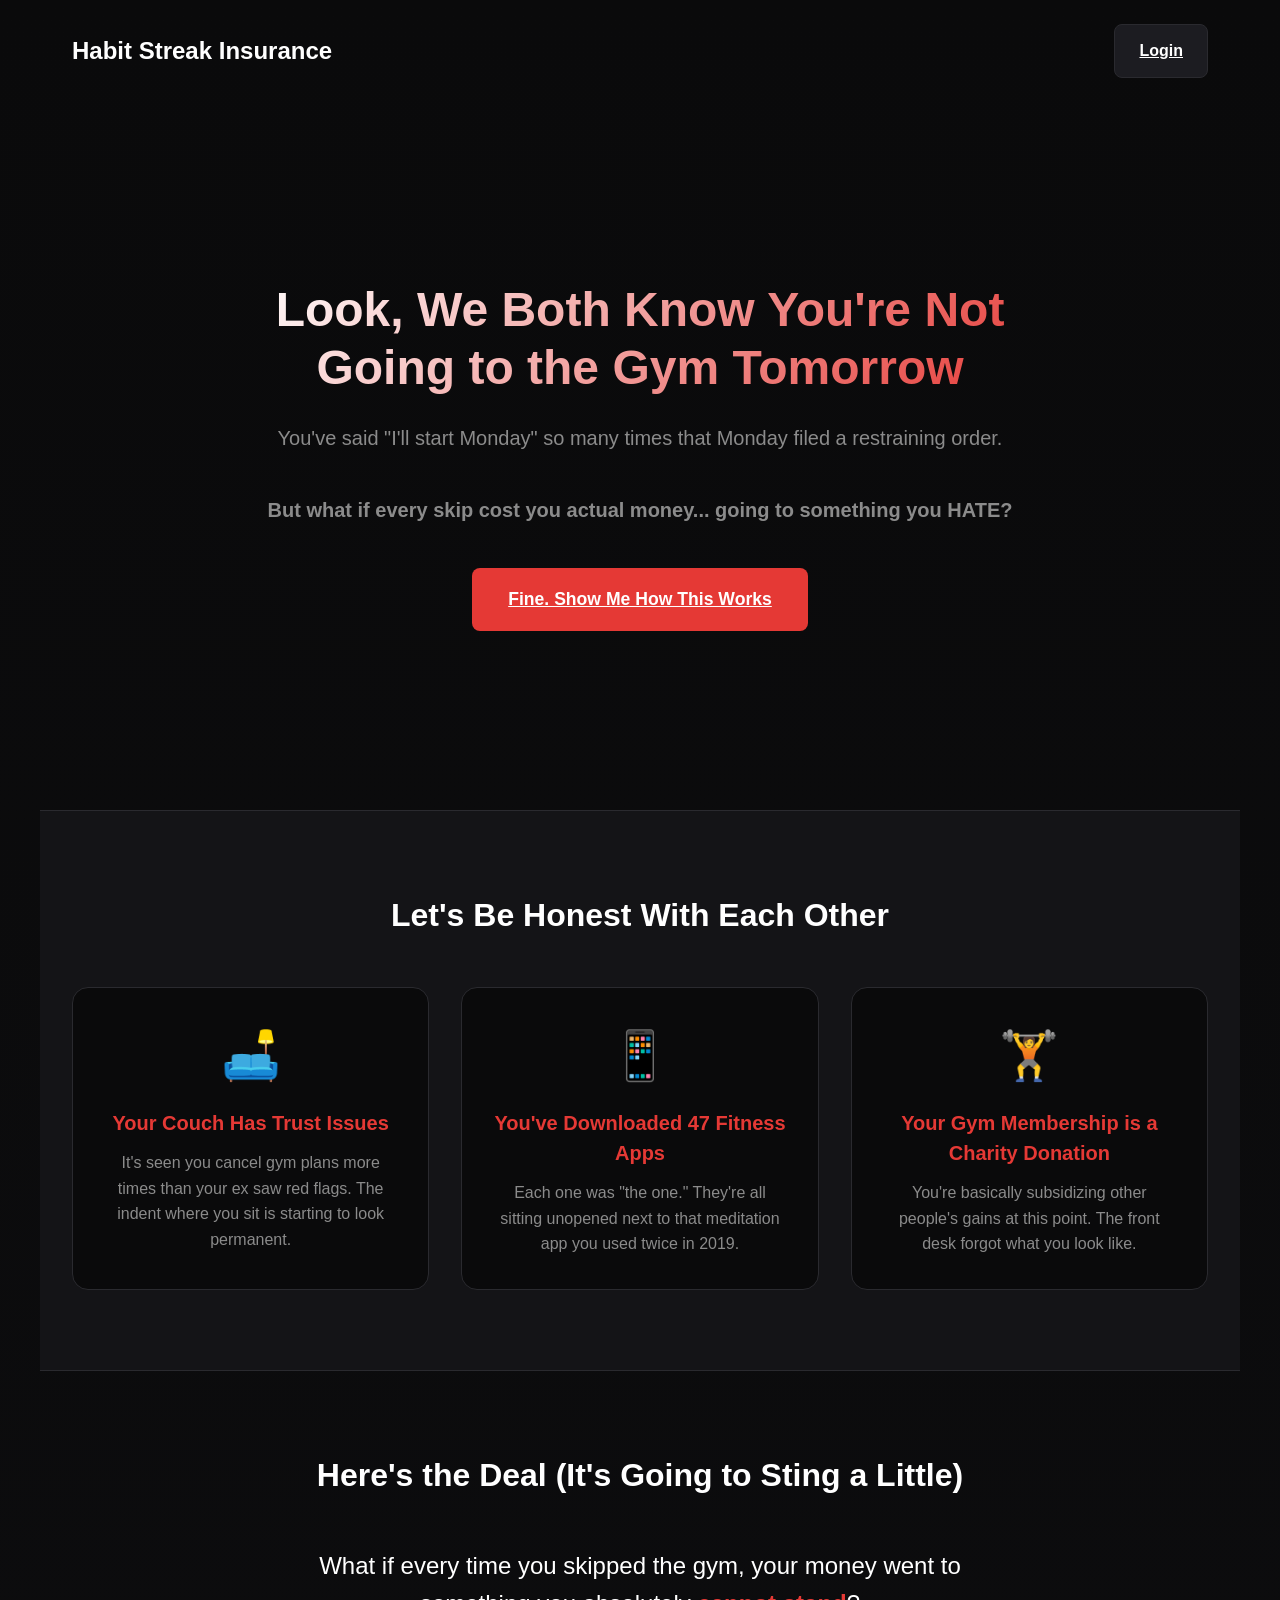
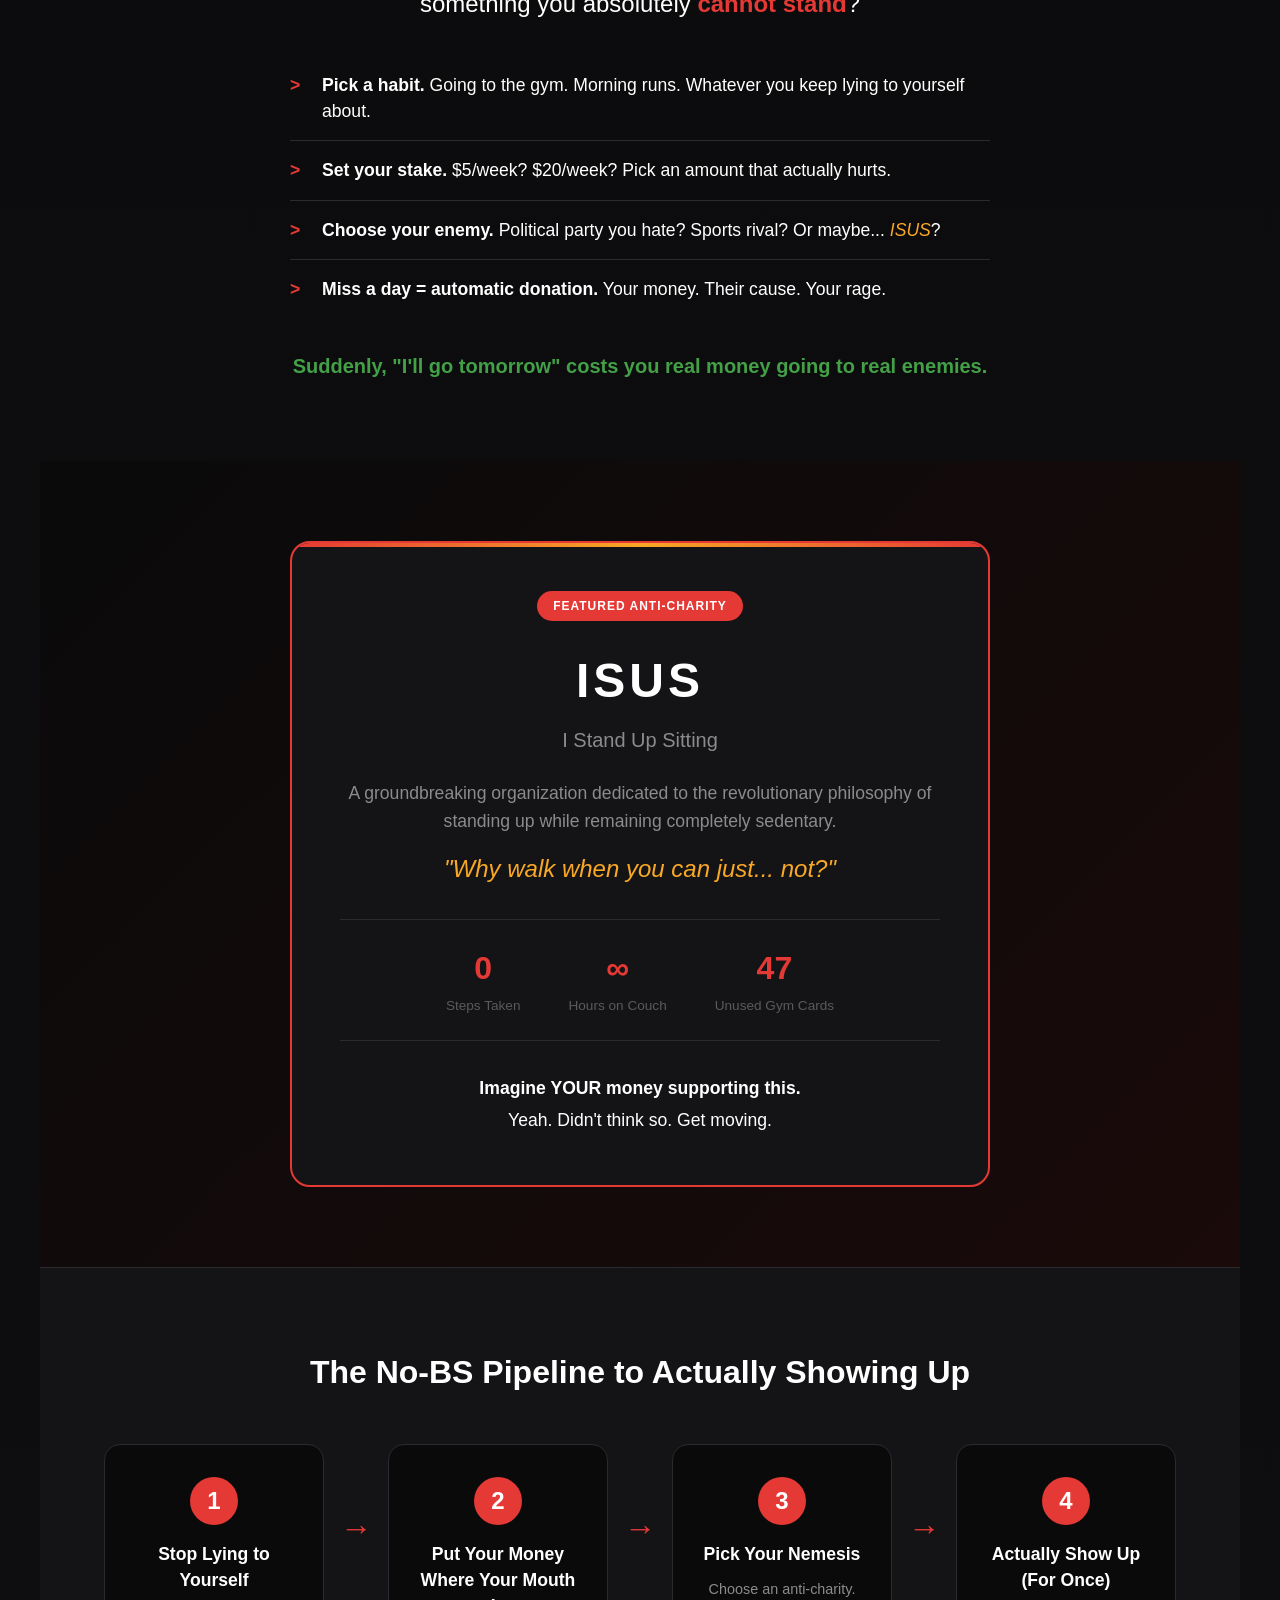
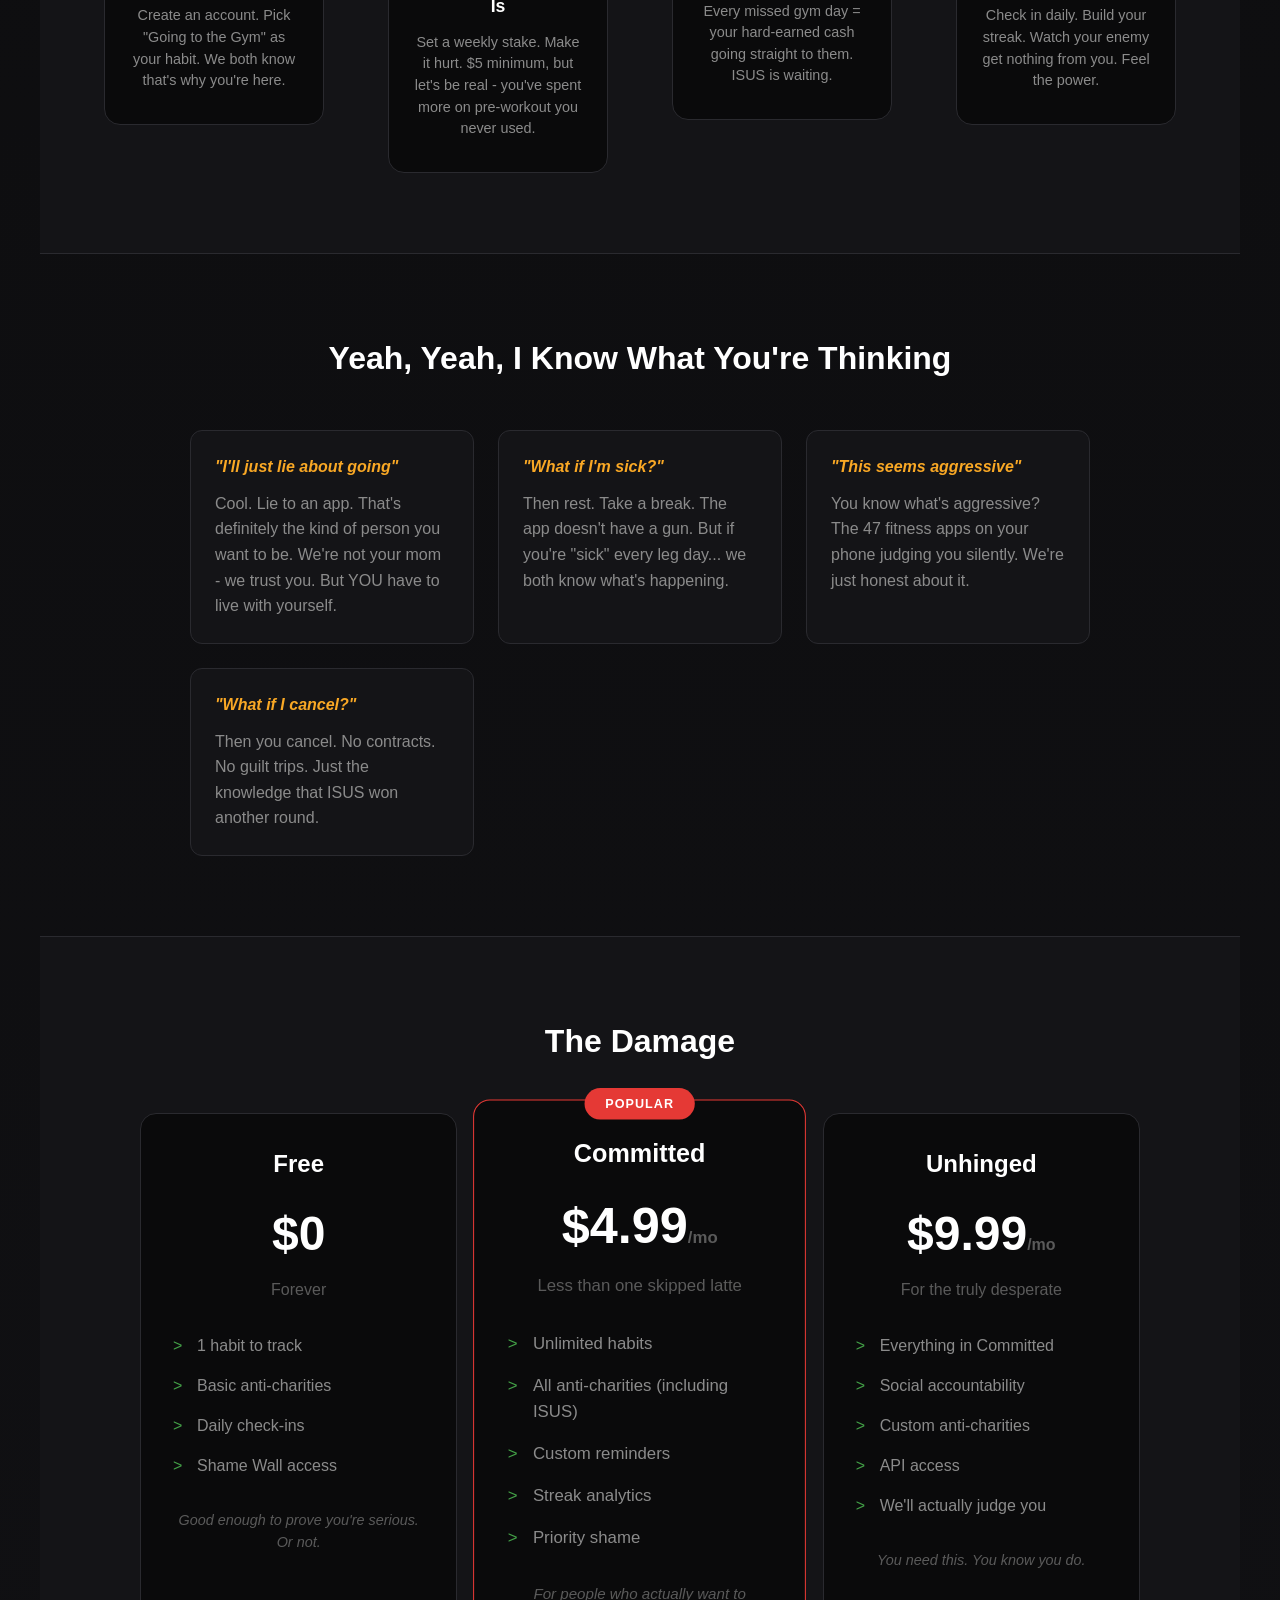
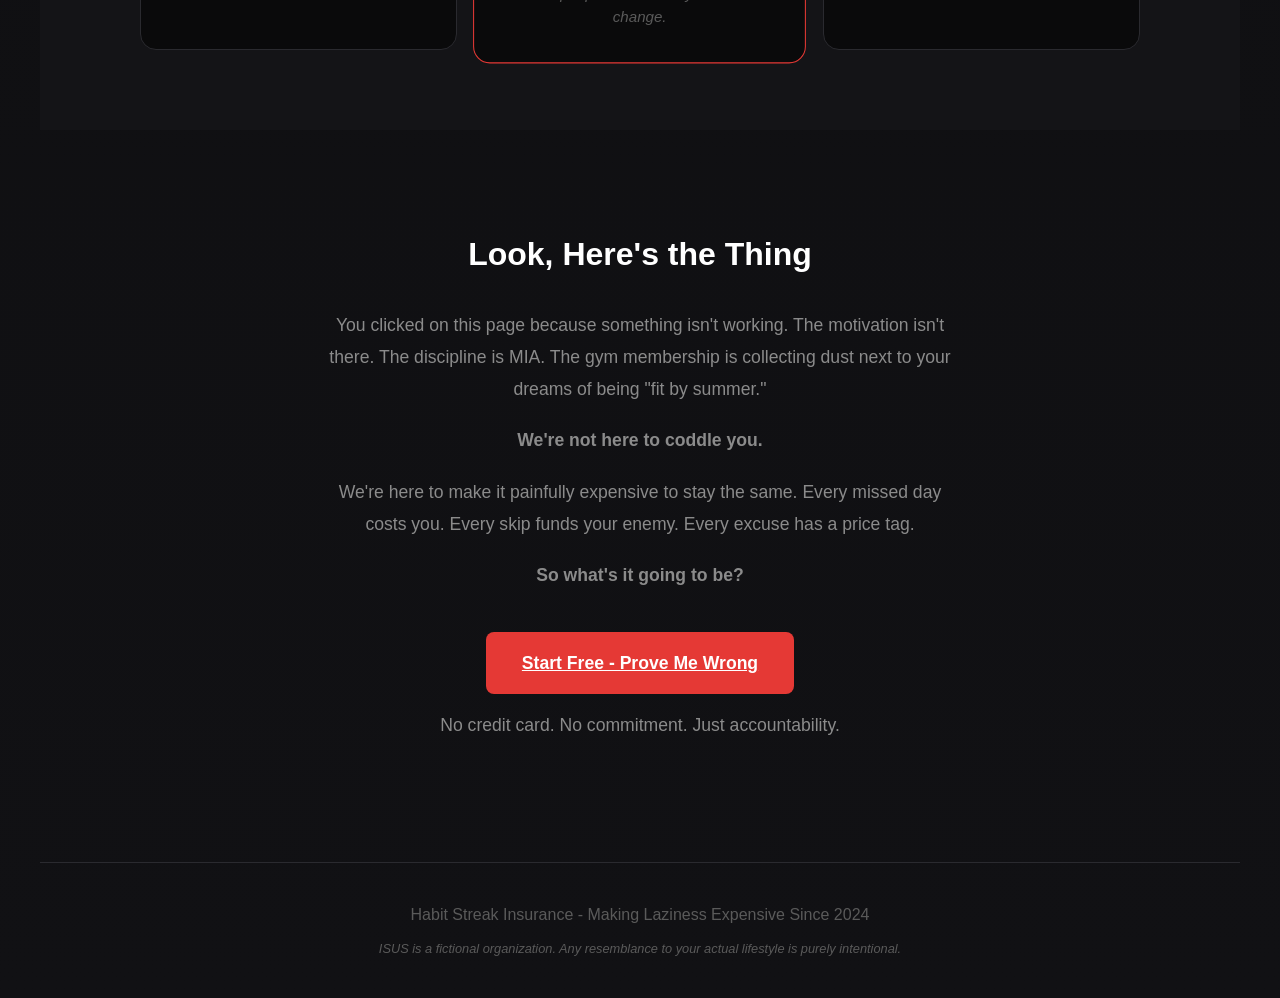
<file: Habit Streak Insurance Micro-SaaS/static/landing.html>
<!DOCTYPE html>
<html lang="en">
<head>
    <meta charset="UTF-8">
    <meta name="viewport" content="width=device-width, initial-scale=1.0">
    <title>Habit Streak Insurance - Stop Being a Couch Potato</title>
    <link rel="stylesheet" href="styles.css">
    <link rel="stylesheet" href="landing.css">
</head>
<body class="landing-body">
    <div class="landing-container">
        <!-- Hero Section -->
        <section class="hero">
            <nav class="landing-nav">
                <div class="logo">Habit Streak Insurance</div>
                <a href="/app" class="btn btn-secondary">Login</a>
            </nav>

            <div class="hero-content">
                <h1 class="hero-headline">
                    Look, We Both Know You're Not Going to the Gym Tomorrow
                </h1>
                <p class="hero-subtext">
                    You've said "I'll start Monday" so many times that Monday filed a restraining order.
                    <br><br>
                    <strong>But what if every skip cost you actual money... going to something you HATE?</strong>
                </p>
                <a href="#pipeline" class="btn btn-primary btn-large">Fine. Show Me How This Works</a>
            </div>
        </section>

        <!-- The Problem Section -->
        <section class="problem-section" id="pipeline">
            <h2>Let's Be Honest With Each Other</h2>
            <div class="problem-grid">
                <div class="problem-card">
                    <div class="problem-icon">🛋️</div>
                    <h3>Your Couch Has Trust Issues</h3>
                    <p>It's seen you cancel gym plans more times than your ex saw red flags. The indent where you sit is starting to look permanent.</p>
                </div>
                <div class="problem-card">
                    <div class="problem-icon">📱</div>
                    <h3>You've Downloaded 47 Fitness Apps</h3>
                    <p>Each one was "the one." They're all sitting unopened next to that meditation app you used twice in 2019.</p>
                </div>
                <div class="problem-card">
                    <div class="problem-icon">🏋️</div>
                    <h3>Your Gym Membership is a Charity Donation</h3>
                    <p>You're basically subsidizing other people's gains at this point. The front desk forgot what you look like.</p>
                </div>
            </div>
        </section>

        <!-- The Solution -->
        <section class="solution-section">
            <h2>Here's the Deal (It's Going to Sting a Little)</h2>
            <div class="solution-content">
                <div class="solution-text">
                    <p class="solution-hook">
                        What if every time you skipped the gym, your money went to something you absolutely <em>cannot stand</em>?
                    </p>
                    <ul class="solution-list">
                        <li><strong>Pick a habit.</strong> Going to the gym. Morning runs. Whatever you keep lying to yourself about.</li>
                        <li><strong>Set your stake.</strong> $5/week? $20/week? Pick an amount that actually hurts.</li>
                        <li><strong>Choose your enemy.</strong> Political party you hate? Sports rival? Or maybe... <em>ISUS</em>?</li>
                        <li><strong>Miss a day = automatic donation.</strong> Your money. Their cause. Your rage.</li>
                    </ul>
                    <p class="solution-result">
                        Suddenly, "I'll go tomorrow" costs you real money going to real enemies.
                    </p>
                </div>
            </div>
        </section>

        <!-- Featured Anti-Charity: ISUS -->
        <section class="isus-section">
            <div class="isus-card">
                <div class="isus-badge">FEATURED ANTI-CHARITY</div>
                <h2>ISUS</h2>
                <h3>I Stand Up Sitting</h3>
                <p class="isus-description">
                    A groundbreaking organization dedicated to the revolutionary philosophy of standing up while remaining completely sedentary.
                </p>
                <p class="isus-motto">
                    "Why walk when you can just... not?"
                </p>
                <div class="isus-stats">
                    <div class="isus-stat">
                        <span class="stat-number">0</span>
                        <span class="stat-label">Steps Taken</span>
                    </div>
                    <div class="isus-stat">
                        <span class="stat-number">∞</span>
                        <span class="stat-label">Hours on Couch</span>
                    </div>
                    <div class="isus-stat">
                        <span class="stat-number">47</span>
                        <span class="stat-label">Unused Gym Cards</span>
                    </div>
                </div>
                <p class="isus-cta">
                    <strong>Imagine YOUR money supporting this.</strong>
                    <br>
                    Yeah. Didn't think so. Get moving.
                </p>
            </div>
        </section>

        <!-- How It Works Pipeline -->
        <section class="pipeline-section">
            <h2>The No-BS Pipeline to Actually Showing Up</h2>
            <div class="pipeline-steps">
                <div class="pipeline-step">
                    <div class="step-number">1</div>
                    <h3>Stop Lying to Yourself</h3>
                    <p>Create an account. Pick "Going to the Gym" as your habit. We both know that's why you're here.</p>
                </div>
                <div class="pipeline-arrow">→</div>
                <div class="pipeline-step">
                    <div class="step-number">2</div>
                    <h3>Put Your Money Where Your Mouth Is</h3>
                    <p>Set a weekly stake. Make it hurt. $5 minimum, but let's be real - you've spent more on pre-workout you never used.</p>
                </div>
                <div class="pipeline-arrow">→</div>
                <div class="pipeline-step">
                    <div class="step-number">3</div>
                    <h3>Pick Your Nemesis</h3>
                    <p>Choose an anti-charity. Every missed gym day = your hard-earned cash going straight to them. ISUS is waiting.</p>
                </div>
                <div class="pipeline-arrow">→</div>
                <div class="pipeline-step">
                    <div class="step-number">4</div>
                    <h3>Actually Show Up (For Once)</h3>
                    <p>Check in daily. Build your streak. Watch your enemy get nothing from you. Feel the power.</p>
                </div>
            </div>
        </section>

        <!-- Objection Handling -->
        <section class="objections-section">
            <h2>Yeah, Yeah, I Know What You're Thinking</h2>
            <div class="objections-grid">
                <div class="objection">
                    <h4>"I'll just lie about going"</h4>
                    <p>Cool. Lie to an app. That's definitely the kind of person you want to be. We're not your mom - we trust you. But YOU have to live with yourself.</p>
                </div>
                <div class="objection">
                    <h4>"What if I'm sick?"</h4>
                    <p>Then rest. Take a break. The app doesn't have a gun. But if you're "sick" every leg day... we both know what's happening.</p>
                </div>
                <div class="objection">
                    <h4>"This seems aggressive"</h4>
                    <p>You know what's aggressive? The 47 fitness apps on your phone judging you silently. We're just honest about it.</p>
                </div>
                <div class="objection">
                    <h4>"What if I cancel?"</h4>
                    <p>Then you cancel. No contracts. No guilt trips. Just the knowledge that ISUS won another round.</p>
                </div>
            </div>
        </section>

        <!-- Pricing Tease -->
        <section class="pricing-section">
            <h2>The Damage</h2>
            <div class="pricing-grid">
                <div class="price-card">
                    <h3>Free</h3>
                    <div class="price">$0</div>
                    <p class="price-subtitle">Forever</p>
                    <ul>
                        <li>1 habit to track</li>
                        <li>Basic anti-charities</li>
                        <li>Daily check-ins</li>
                        <li>Shame Wall access</li>
                    </ul>
                    <p class="price-note">Good enough to prove you're serious. Or not.</p>
                </div>
                <div class="price-card featured">
                    <div class="featured-badge">POPULAR</div>
                    <h3>Committed</h3>
                    <div class="price">$4.99<span>/mo</span></div>
                    <p class="price-subtitle">Less than one skipped latte</p>
                    <ul>
                        <li>Unlimited habits</li>
                        <li>All anti-charities (including ISUS)</li>
                        <li>Custom reminders</li>
                        <li>Streak analytics</li>
                        <li>Priority shame</li>
                    </ul>
                    <p class="price-note">For people who actually want to change.</p>
                </div>
                <div class="price-card">
                    <h3>Unhinged</h3>
                    <div class="price">$9.99<span>/mo</span></div>
                    <p class="price-subtitle">For the truly desperate</p>
                    <ul>
                        <li>Everything in Committed</li>
                        <li>Social accountability</li>
                        <li>Custom anti-charities</li>
                        <li>API access</li>
                        <li>We'll actually judge you</li>
                    </ul>
                    <p class="price-note">You need this. You know you do.</p>
                </div>
            </div>
        </section>

        <!-- Final CTA -->
        <section class="final-cta">
            <h2>Look, Here's the Thing</h2>
            <p>
                You clicked on this page because something isn't working. The motivation isn't there. The discipline is MIA.
                The gym membership is collecting dust next to your dreams of being "fit by summer."
            </p>
            <p>
                <strong>We're not here to coddle you.</strong>
            </p>
            <p>
                We're here to make it painfully expensive to stay the same. Every missed day costs you. Every skip funds your enemy.
                Every excuse has a price tag.
            </p>
            <p class="final-question">
                So what's it going to be?
            </p>
            <div class="cta-buttons">
                <a href="/app" class="btn btn-primary btn-large">Start Free - Prove Me Wrong</a>
                <p class="cta-subtext">No credit card. No commitment. Just accountability.</p>
            </div>
        </section>

        <!-- Footer -->
        <footer class="landing-footer">
            <p>Habit Streak Insurance - Making Laziness Expensive Since 2024</p>
            <p class="footer-small">ISUS is a fictional organization. Any resemblance to your actual lifestyle is purely intentional.</p>
        </footer>
    </div>
</body>
</html>
</file>
<file: Habit Streak Insurance Micro-SaaS/static/styles.css>
/* =============================================================================
   HABIT STREAK INSURANCE - STYLES
   ============================================================================= */

:root {
    --bg-dark: #0a0a0b;
    --bg-card: #141417;
    --bg-input: #1c1c21;
    --text-primary: #ffffff;
    --text-secondary: #8b8b8b;
    --text-muted: #5a5a5a;
    --accent-red: #e53935;
    --accent-red-dark: #b71c1c;
    --accent-green: #43a047;
    --accent-yellow: #f9a825;
    --accent-blue: #1e88e5;
    --border-color: #2a2a2f;
    --shadow: 0 4px 20px rgba(0, 0, 0, 0.4);
}

* {
    margin: 0;
    padding: 0;
    box-sizing: border-box;
}

body {
    font-family: -apple-system, BlinkMacSystemFont, 'Segoe UI', Roboto, Oxygen, Ubuntu, sans-serif;
    background-color: var(--bg-dark);
    color: var(--text-primary);
    min-height: 100vh;
    line-height: 1.5;
}

.hidden {
    display: none !important;
}

/* =============================================================================
   AUTH SECTION
   ============================================================================= */

.auth-container {
    max-width: 400px;
    margin: 0 auto;
    padding: 60px 20px;
    min-height: 100vh;
    display: flex;
    flex-direction: column;
    justify-content: center;
}

.logo {
    font-size: 2rem;
    font-weight: 700;
    text-align: center;
    margin-bottom: 8px;
}

.tagline {
    text-align: center;
    color: var(--accent-red);
    font-size: 1.1rem;
    margin-bottom: 40px;
    font-weight: 500;
}

.auth-tabs {
    display: flex;
    gap: 0;
    margin-bottom: 24px;
    background: var(--bg-card);
    border-radius: 8px;
    padding: 4px;
}

.tab-btn {
    flex: 1;
    padding: 12px;
    border: none;
    background: transparent;
    color: var(--text-secondary);
    cursor: pointer;
    font-size: 1rem;
    border-radius: 6px;
    transition: all 0.2s;
}

.tab-btn.active {
    background: var(--bg-input);
    color: var(--text-primary);
}

.auth-form {
    display: flex;
    flex-direction: column;
    gap: 16px;
}

input, select {
    padding: 14px 16px;
    border: 1px solid var(--border-color);
    border-radius: 8px;
    background: var(--bg-input);
    color: var(--text-primary);
    font-size: 1rem;
    transition: border-color 0.2s;
}

input:focus, select:focus {
    outline: none;
    border-color: var(--accent-red);
}

input::placeholder {
    color: var(--text-muted);
}

/* =============================================================================
   BUTTONS
   ============================================================================= */

.btn {
    padding: 14px 24px;
    border: none;
    border-radius: 8px;
    font-size: 1rem;
    font-weight: 600;
    cursor: pointer;
    transition: all 0.2s;
}

.btn-primary {
    background: var(--accent-red);
    color: white;
}

.btn-primary:hover {
    background: var(--accent-red-dark);
}

.btn-secondary {
    background: var(--bg-input);
    color: var(--text-primary);
    border: 1px solid var(--border-color);
}

.btn-secondary:hover {
    background: var(--border-color);
}

.btn-success {
    background: var(--accent-green);
    color: white;
}

.btn-success:hover {
    background: #2e7d32;
}

.btn-danger {
    background: transparent;
    color: var(--accent-red);
    border: 1px solid var(--accent-red);
}

.btn-danger:hover {
    background: var(--accent-red);
    color: white;
}

.error-message {
    color: var(--accent-red);
    font-size: 0.9rem;
    text-align: center;
}

/* =============================================================================
   HEADER
   ============================================================================= */

.header {
    display: flex;
    justify-content: space-between;
    align-items: center;
    padding: 20px 32px;
    border-bottom: 1px solid var(--border-color);
    background: var(--bg-card);
}

.header h1 {
    font-size: 1.5rem;
}

.header-right {
    display: flex;
    align-items: center;
    gap: 16px;
}

#user-email {
    color: var(--text-secondary);
    font-size: 0.9rem;
}

/* =============================================================================
   STATS GRID
   ============================================================================= */

.stats-grid {
    display: grid;
    grid-template-columns: repeat(auto-fit, minmax(200px, 1fr));
    gap: 20px;
    padding: 32px;
}

.stat-card {
    background: var(--bg-card);
    border-radius: 12px;
    padding: 24px;
    border: 1px solid var(--border-color);
}

.stat-value {
    font-size: 2.5rem;
    font-weight: 700;
    margin-bottom: 4px;
}

.stat-label {
    color: var(--text-secondary);
    font-size: 0.9rem;
}

.stat-card.danger .stat-value {
    color: var(--accent-red);
}

.stat-card.warning .stat-value {
    color: var(--accent-yellow);
}

/* =============================================================================
   HABITS SECTION
   ============================================================================= */

.habits-section, .donations-section {
    padding: 0 32px 32px;
}

.section-header {
    display: flex;
    justify-content: space-between;
    align-items: center;
    margin-bottom: 20px;
}

.section-subtitle {
    color: var(--text-muted);
    margin-top: 4px;
    margin-bottom: 16px;
}

.habits-list {
    display: flex;
    flex-direction: column;
    gap: 16px;
}

.habit-card {
    background: var(--bg-card);
    border-radius: 12px;
    padding: 24px;
    border: 1px solid var(--border-color);
    display: flex;
    justify-content: space-between;
    align-items: center;
    gap: 20px;
}

.habit-info {
    flex: 1;
}

.habit-header {
    margin-bottom: 8px;
}

.category-badge {
    display: inline-flex;
    align-items: center;
    gap: 4px;
    padding: 4px 10px;
    border-radius: 12px;
    font-size: 0.75rem;
    font-weight: 600;
    text-transform: uppercase;
    letter-spacing: 0.5px;
}

.habit-name {
    font-size: 1.25rem;
    font-weight: 600;
    margin-bottom: 4px;
}

.habit-meta {
    color: var(--text-secondary);
    font-size: 0.9rem;
    display: flex;
    gap: 16px;
    flex-wrap: wrap;
}

.habit-meta span {
    display: flex;
    align-items: center;
    gap: 4px;
}

.habit-actions {
    display: flex;
    gap: 12px;
    align-items: center;
}

.streak-badge {
    background: var(--bg-input);
    padding: 8px 16px;
    border-radius: 20px;
    font-weight: 600;
    font-size: 0.9rem;
}

.streak-badge.active {
    background: var(--accent-green);
    color: white;
}

.checked-in {
    background: var(--accent-green);
    opacity: 0.7;
    cursor: not-allowed;
}

/* =============================================================================
   DONATIONS / SHAME WALL
   ============================================================================= */

.donations-list {
    display: flex;
    flex-direction: column;
    gap: 12px;
}

.donation-card {
    background: var(--bg-card);
    border-radius: 12px;
    padding: 20px;
    border: 1px solid var(--accent-red);
    border-left: 4px solid var(--accent-red);
    display: flex;
    justify-content: space-between;
    align-items: center;
}

.donation-info {
    flex: 1;
}

.donation-habit {
    font-weight: 600;
    margin-bottom: 4px;
}

.donation-recipient {
    color: var(--accent-red);
    font-size: 0.9rem;
}

.donation-date {
    color: var(--text-muted);
    font-size: 0.8rem;
    margin-top: 4px;
}

.donation-amount {
    font-size: 1.5rem;
    font-weight: 700;
    color: var(--accent-red);
}

.empty-state {
    text-align: center;
    padding: 40px;
    color: var(--text-muted);
}

.empty-state p {
    margin-bottom: 16px;
}

/* =============================================================================
   MODAL
   ============================================================================= */

.modal {
    position: fixed;
    top: 0;
    left: 0;
    right: 0;
    bottom: 0;
    background: rgba(0, 0, 0, 0.8);
    display: flex;
    justify-content: center;
    align-items: center;
    z-index: 1000;
    padding: 20px;
}

.modal-content {
    background: var(--bg-card);
    border-radius: 16px;
    padding: 32px;
    max-width: 500px;
    width: 100%;
    border: 1px solid var(--border-color);
}

.modal-content h2 {
    margin-bottom: 24px;
}

.form-group {
    margin-bottom: 20px;
}

.form-group label {
    display: block;
    margin-bottom: 8px;
    font-weight: 500;
}

.form-group small {
    display: block;
    color: var(--text-muted);
    margin-top: 6px;
    font-size: 0.85rem;
}

.modal-actions {
    display: flex;
    gap: 12px;
    justify-content: flex-end;
    margin-top: 24px;
}

/* =============================================================================
   RESPONSIVE
   ============================================================================= */

@media (max-width: 768px) {
    .header {
        flex-direction: column;
        gap: 16px;
        text-align: center;
    }

    .stats-grid {
        grid-template-columns: repeat(2, 1fr);
        padding: 20px;
    }

    .habit-card {
        flex-direction: column;
        align-items: flex-start;
    }

    .habit-actions {
        width: 100%;
        justify-content: space-between;
        margin-top: 16px;
    }

    .habits-section, .donations-section {
        padding: 0 20px 20px;
    }
}
</file>
<file: Habit Streak Insurance Micro-SaaS/static/landing.css>
/* =============================================================================
   LANDING PAGE STYLES
   ============================================================================= */

.landing-body {
    background: linear-gradient(180deg, var(--bg-dark) 0%, #111114 100%);
}

.landing-container {
    max-width: 1200px;
    margin: 0 auto;
}

/* =============================================================================
   NAVIGATION
   ============================================================================= */

.landing-nav {
    display: flex;
    justify-content: space-between;
    align-items: center;
    padding: 24px 0;
}

.landing-nav .logo {
    font-size: 1.5rem;
    margin: 0;
    text-align: left;
}

/* =============================================================================
   HERO SECTION
   ============================================================================= */

.hero {
    padding: 0 32px;
    min-height: 90vh;
    display: flex;
    flex-direction: column;
}

.hero-content {
    flex: 1;
    display: flex;
    flex-direction: column;
    justify-content: center;
    text-align: center;
    max-width: 800px;
    margin: 0 auto;
    padding: 60px 0;
}

.hero-headline {
    font-size: 3rem;
    line-height: 1.2;
    margin-bottom: 24px;
    background: linear-gradient(135deg, var(--text-primary) 0%, var(--accent-red) 100%);
    -webkit-background-clip: text;
    -webkit-text-fill-color: transparent;
    background-clip: text;
}

.hero-subtext {
    font-size: 1.25rem;
    color: var(--text-secondary);
    margin-bottom: 40px;
    line-height: 1.8;
}

.btn-large {
    padding: 18px 36px;
    font-size: 1.1rem;
    display: inline-block;
    width: fit-content;
    margin: 0 auto;
}

/* =============================================================================
   SECTION STYLING
   ============================================================================= */

section {
    padding: 80px 32px;
}

section h2 {
    font-size: 2rem;
    text-align: center;
    margin-bottom: 48px;
}

/* =============================================================================
   PROBLEM SECTION
   ============================================================================= */

.problem-section {
    background: var(--bg-card);
    border-top: 1px solid var(--border-color);
    border-bottom: 1px solid var(--border-color);
}

.problem-grid {
    display: grid;
    grid-template-columns: repeat(auto-fit, minmax(300px, 1fr));
    gap: 32px;
}

.problem-card {
    background: var(--bg-dark);
    border-radius: 16px;
    padding: 32px;
    border: 1px solid var(--border-color);
    text-align: center;
    transition: transform 0.2s, border-color 0.2s;
}

.problem-card:hover {
    transform: translateY(-4px);
    border-color: var(--accent-red);
}

.problem-icon {
    font-size: 3rem;
    margin-bottom: 16px;
}

.problem-card h3 {
    font-size: 1.25rem;
    margin-bottom: 12px;
    color: var(--accent-red);
}

.problem-card p {
    color: var(--text-secondary);
    line-height: 1.6;
}

/* =============================================================================
   SOLUTION SECTION
   ============================================================================= */

.solution-content {
    max-width: 700px;
    margin: 0 auto;
}

.solution-hook {
    font-size: 1.5rem;
    text-align: center;
    margin-bottom: 32px;
    line-height: 1.6;
}

.solution-hook em {
    color: var(--accent-red);
    font-style: normal;
    font-weight: 700;
}

.solution-list {
    list-style: none;
    padding: 0;
    margin-bottom: 32px;
}

.solution-list li {
    padding: 16px 0;
    padding-left: 32px;
    position: relative;
    font-size: 1.1rem;
    border-bottom: 1px solid var(--border-color);
}

.solution-list li:last-child {
    border-bottom: none;
}

.solution-list li::before {
    content: ">";
    position: absolute;
    left: 0;
    color: var(--accent-red);
    font-weight: bold;
}

.solution-list li em {
    color: var(--accent-yellow);
}

.solution-result {
    text-align: center;
    font-size: 1.25rem;
    color: var(--accent-green);
    font-weight: 600;
}

/* =============================================================================
   ISUS SECTION
   ============================================================================= */

.isus-section {
    background: linear-gradient(135deg, var(--bg-dark) 0%, #1a0a0a 100%);
}

.isus-card {
    max-width: 700px;
    margin: 0 auto;
    background: var(--bg-card);
    border-radius: 20px;
    padding: 48px;
    border: 2px solid var(--accent-red);
    text-align: center;
    position: relative;
    overflow: hidden;
}

.isus-card::before {
    content: "";
    position: absolute;
    top: 0;
    left: 0;
    right: 0;
    height: 4px;
    background: linear-gradient(90deg, var(--accent-red), var(--accent-yellow), var(--accent-red));
}

.isus-badge {
    display: inline-block;
    background: var(--accent-red);
    color: white;
    padding: 6px 16px;
    border-radius: 20px;
    font-size: 0.75rem;
    font-weight: 700;
    letter-spacing: 1px;
    margin-bottom: 24px;
}

.isus-card h2 {
    font-size: 3rem;
    margin-bottom: 8px;
    letter-spacing: 4px;
}

.isus-card h3 {
    font-size: 1.25rem;
    color: var(--text-secondary);
    font-weight: 400;
    margin-bottom: 24px;
}

.isus-description {
    color: var(--text-secondary);
    font-size: 1.1rem;
    line-height: 1.6;
    margin-bottom: 16px;
}

.isus-motto {
    font-size: 1.5rem;
    font-style: italic;
    color: var(--accent-yellow);
    margin-bottom: 32px;
}

.isus-stats {
    display: flex;
    justify-content: center;
    gap: 48px;
    margin-bottom: 32px;
    padding: 24px 0;
    border-top: 1px solid var(--border-color);
    border-bottom: 1px solid var(--border-color);
}

.isus-stat {
    display: flex;
    flex-direction: column;
}

.isus-stat .stat-number {
    font-size: 2rem;
    font-weight: 700;
    color: var(--accent-red);
}

.isus-stat .stat-label {
    font-size: 0.85rem;
    color: var(--text-muted);
    margin-top: 4px;
}

.isus-cta {
    font-size: 1.1rem;
    line-height: 1.8;
}

/* =============================================================================
   PIPELINE SECTION
   ============================================================================= */

.pipeline-section {
    background: var(--bg-card);
    border-top: 1px solid var(--border-color);
    border-bottom: 1px solid var(--border-color);
}

.pipeline-steps {
    display: flex;
    align-items: flex-start;
    justify-content: center;
    gap: 16px;
    flex-wrap: wrap;
}

.pipeline-step {
    background: var(--bg-dark);
    border-radius: 16px;
    padding: 32px 24px;
    border: 1px solid var(--border-color);
    text-align: center;
    max-width: 220px;
    flex: 1;
    min-width: 200px;
}

.step-number {
    width: 48px;
    height: 48px;
    background: var(--accent-red);
    border-radius: 50%;
    display: flex;
    align-items: center;
    justify-content: center;
    font-size: 1.5rem;
    font-weight: 700;
    margin: 0 auto 16px;
}

.pipeline-step h3 {
    font-size: 1.1rem;
    margin-bottom: 12px;
}

.pipeline-step p {
    color: var(--text-secondary);
    font-size: 0.9rem;
    line-height: 1.5;
}

.pipeline-arrow {
    font-size: 2rem;
    color: var(--accent-red);
    display: flex;
    align-items: center;
    padding-top: 60px;
}

/* =============================================================================
   OBJECTIONS SECTION
   ============================================================================= */

.objections-grid {
    display: grid;
    grid-template-columns: repeat(auto-fit, minmax(280px, 1fr));
    gap: 24px;
    max-width: 900px;
    margin: 0 auto;
}

.objection {
    background: var(--bg-card);
    border-radius: 12px;
    padding: 24px;
    border: 1px solid var(--border-color);
}

.objection h4 {
    color: var(--accent-yellow);
    font-size: 1rem;
    margin-bottom: 12px;
    font-style: italic;
}

.objection p {
    color: var(--text-secondary);
    line-height: 1.6;
}

/* =============================================================================
   PRICING SECTION
   ============================================================================= */

.pricing-section {
    background: var(--bg-card);
    border-top: 1px solid var(--border-color);
}

.pricing-grid {
    display: grid;
    grid-template-columns: repeat(auto-fit, minmax(280px, 1fr));
    gap: 24px;
    max-width: 1000px;
    margin: 0 auto;
}

.price-card {
    background: var(--bg-dark);
    border-radius: 16px;
    padding: 32px;
    border: 1px solid var(--border-color);
    text-align: center;
    position: relative;
}

.price-card.featured {
    border-color: var(--accent-red);
    transform: scale(1.05);
}

.featured-badge {
    position: absolute;
    top: -12px;
    left: 50%;
    transform: translateX(-50%);
    background: var(--accent-red);
    color: white;
    padding: 6px 20px;
    border-radius: 20px;
    font-size: 0.75rem;
    font-weight: 700;
    letter-spacing: 1px;
}

.price-card h3 {
    font-size: 1.5rem;
    margin-bottom: 16px;
}

.price {
    font-size: 3rem;
    font-weight: 700;
    margin-bottom: 8px;
}

.price span {
    font-size: 1rem;
    color: var(--text-muted);
}

.price-subtitle {
    color: var(--text-muted);
    margin-bottom: 24px;
}

.price-card ul {
    list-style: none;
    padding: 0;
    margin-bottom: 24px;
    text-align: left;
}

.price-card li {
    padding: 8px 0;
    padding-left: 24px;
    position: relative;
    color: var(--text-secondary);
}

.price-card li::before {
    content: ">";
    position: absolute;
    left: 0;
    color: var(--accent-green);
}

.price-note {
    font-size: 0.9rem;
    color: var(--text-muted);
    font-style: italic;
}

/* =============================================================================
   FINAL CTA
   ============================================================================= */

.final-cta {
    text-align: center;
    max-width: 700px;
    margin: 0 auto;
    padding: 100px 32px;
}

.final-cta h2 {
    margin-bottom: 32px;
}

.final-cta p {
    color: var(--text-secondary);
    font-size: 1.1rem;
    line-height: 1.8;
    margin-bottom: 20px;
}

.final-question {
    font-size: 1.5rem;
    color: var(--text-primary);
    font-weight: 600;
    margin-bottom: 32px;
}

.cta-buttons {
    margin-top: 40px;
}

.cta-subtext {
    margin-top: 16px;
    color: var(--text-muted);
    font-size: 0.9rem;
}

/* =============================================================================
   FOOTER
   ============================================================================= */

.landing-footer {
    text-align: center;
    padding: 40px 32px;
    border-top: 1px solid var(--border-color);
    color: var(--text-muted);
}

.footer-small {
    font-size: 0.8rem;
    margin-top: 12px;
    font-style: italic;
}

/* =============================================================================
   RESPONSIVE
   ============================================================================= */

@media (max-width: 768px) {
    .hero-headline {
        font-size: 2rem;
    }

    .hero-subtext {
        font-size: 1rem;
    }

    section {
        padding: 60px 20px;
    }

    section h2 {
        font-size: 1.5rem;
    }

    .pipeline-arrow {
        display: none;
    }

    .pipeline-steps {
        flex-direction: column;
        align-items: center;
    }

    .pipeline-step {
        max-width: 100%;
    }

    .isus-stats {
        flex-direction: column;
        gap: 24px;
    }

    .isus-card {
        padding: 32px 24px;
    }

    .price-card.featured {
        transform: none;
    }

    .landing-nav {
        padding: 20px;
    }

    .hero {
        padding: 0 20px;
    }
}
</file>
